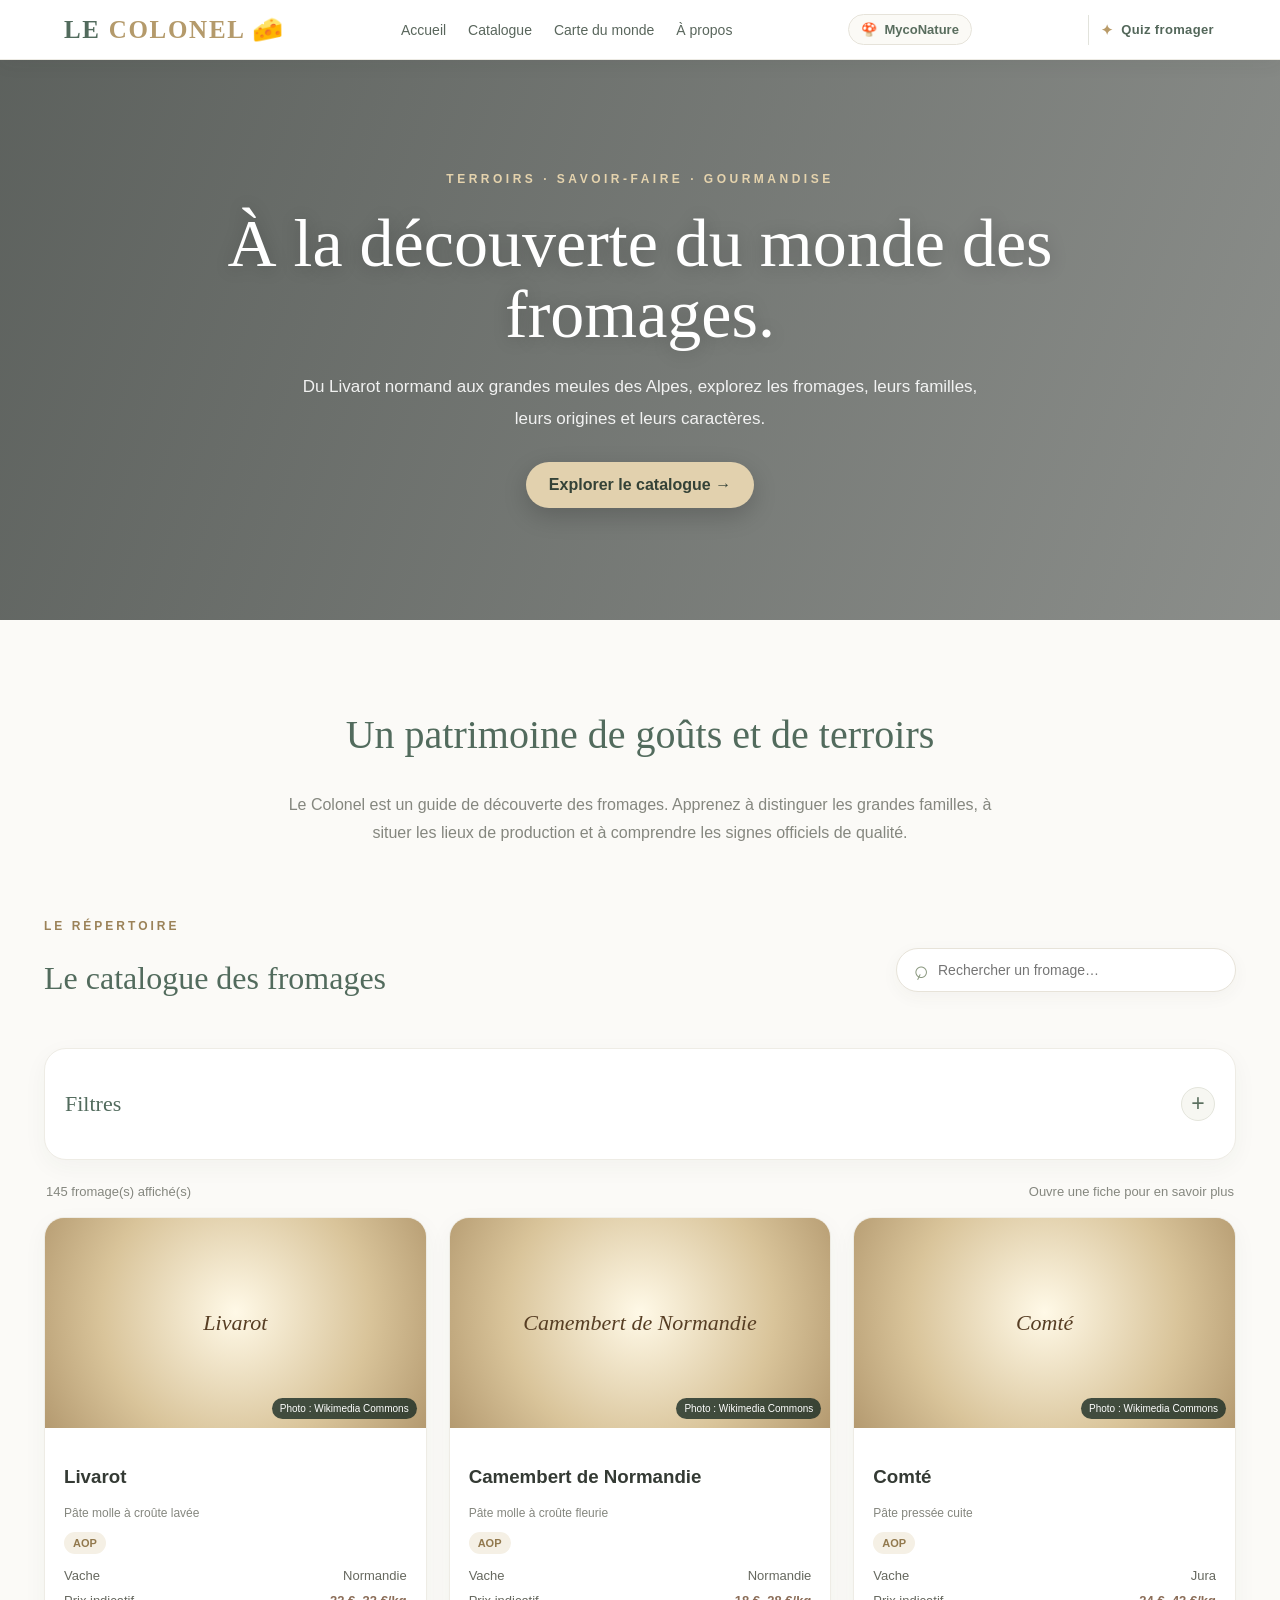
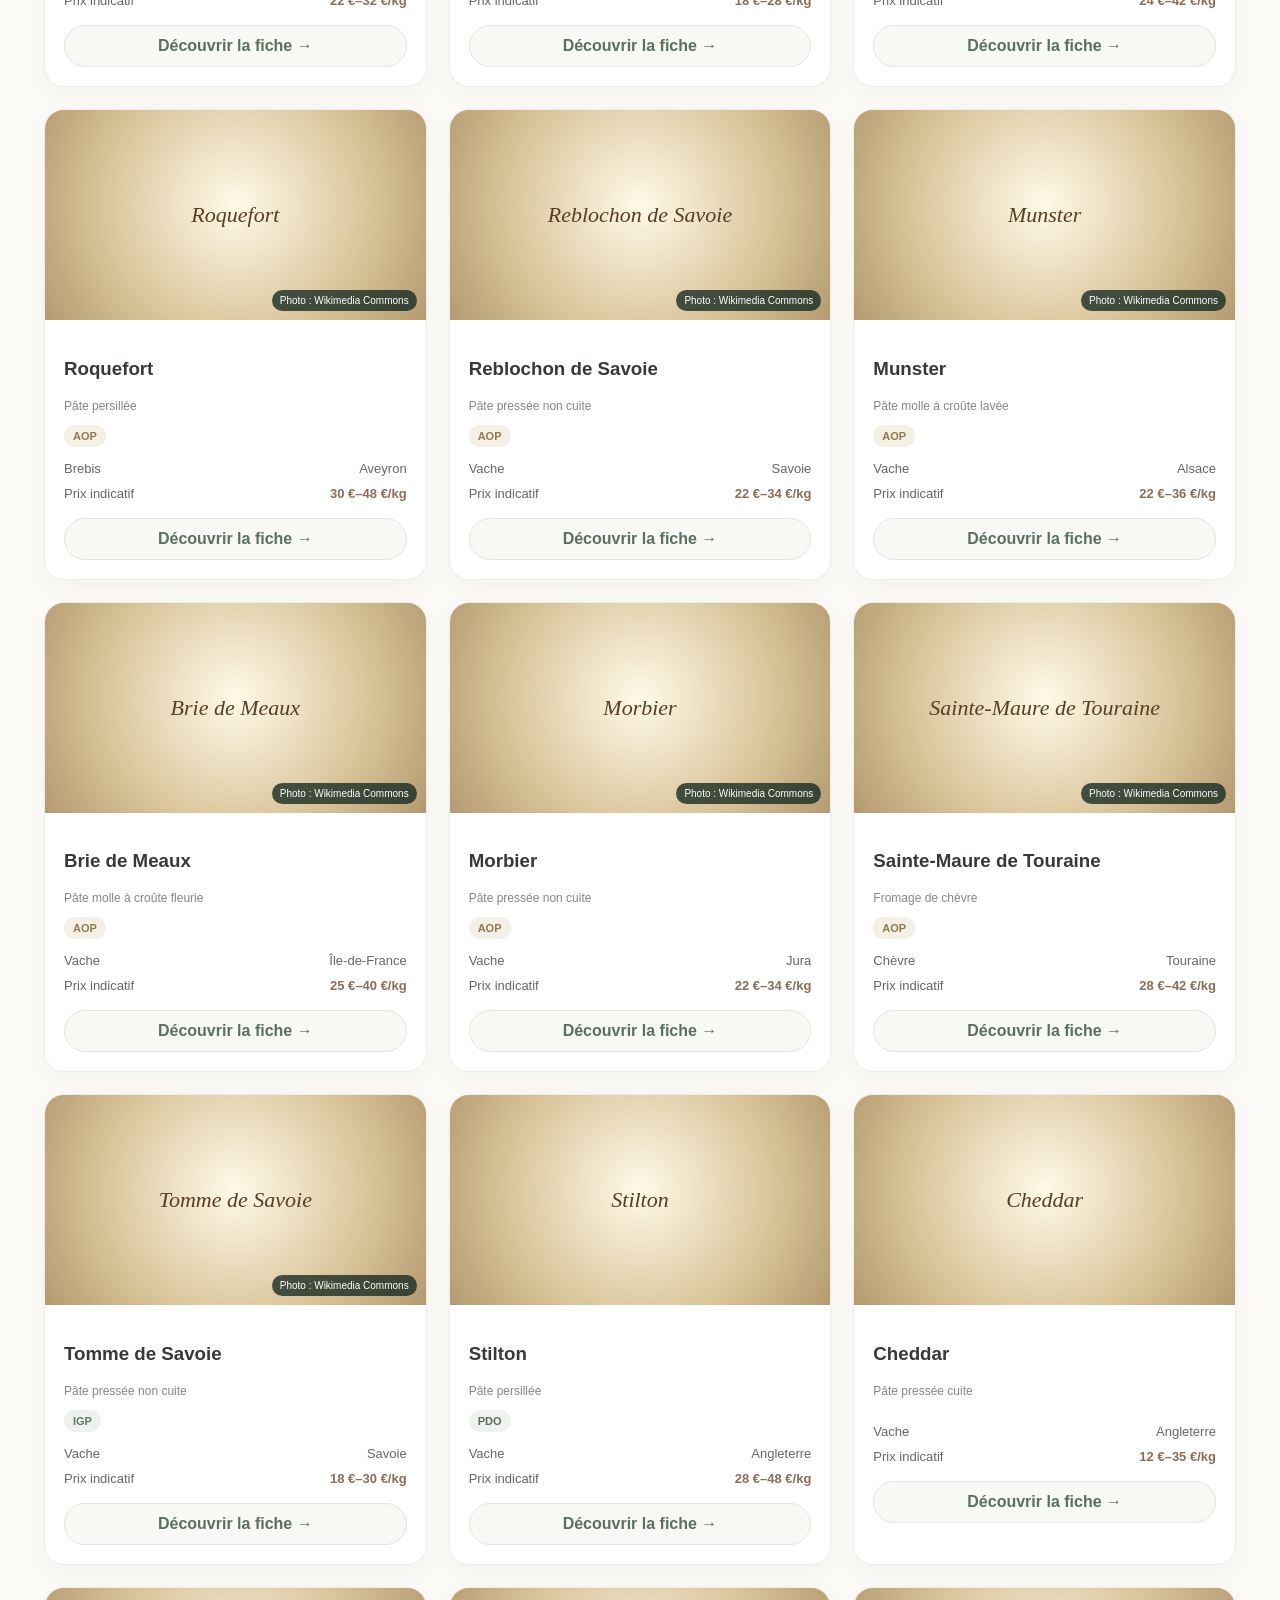
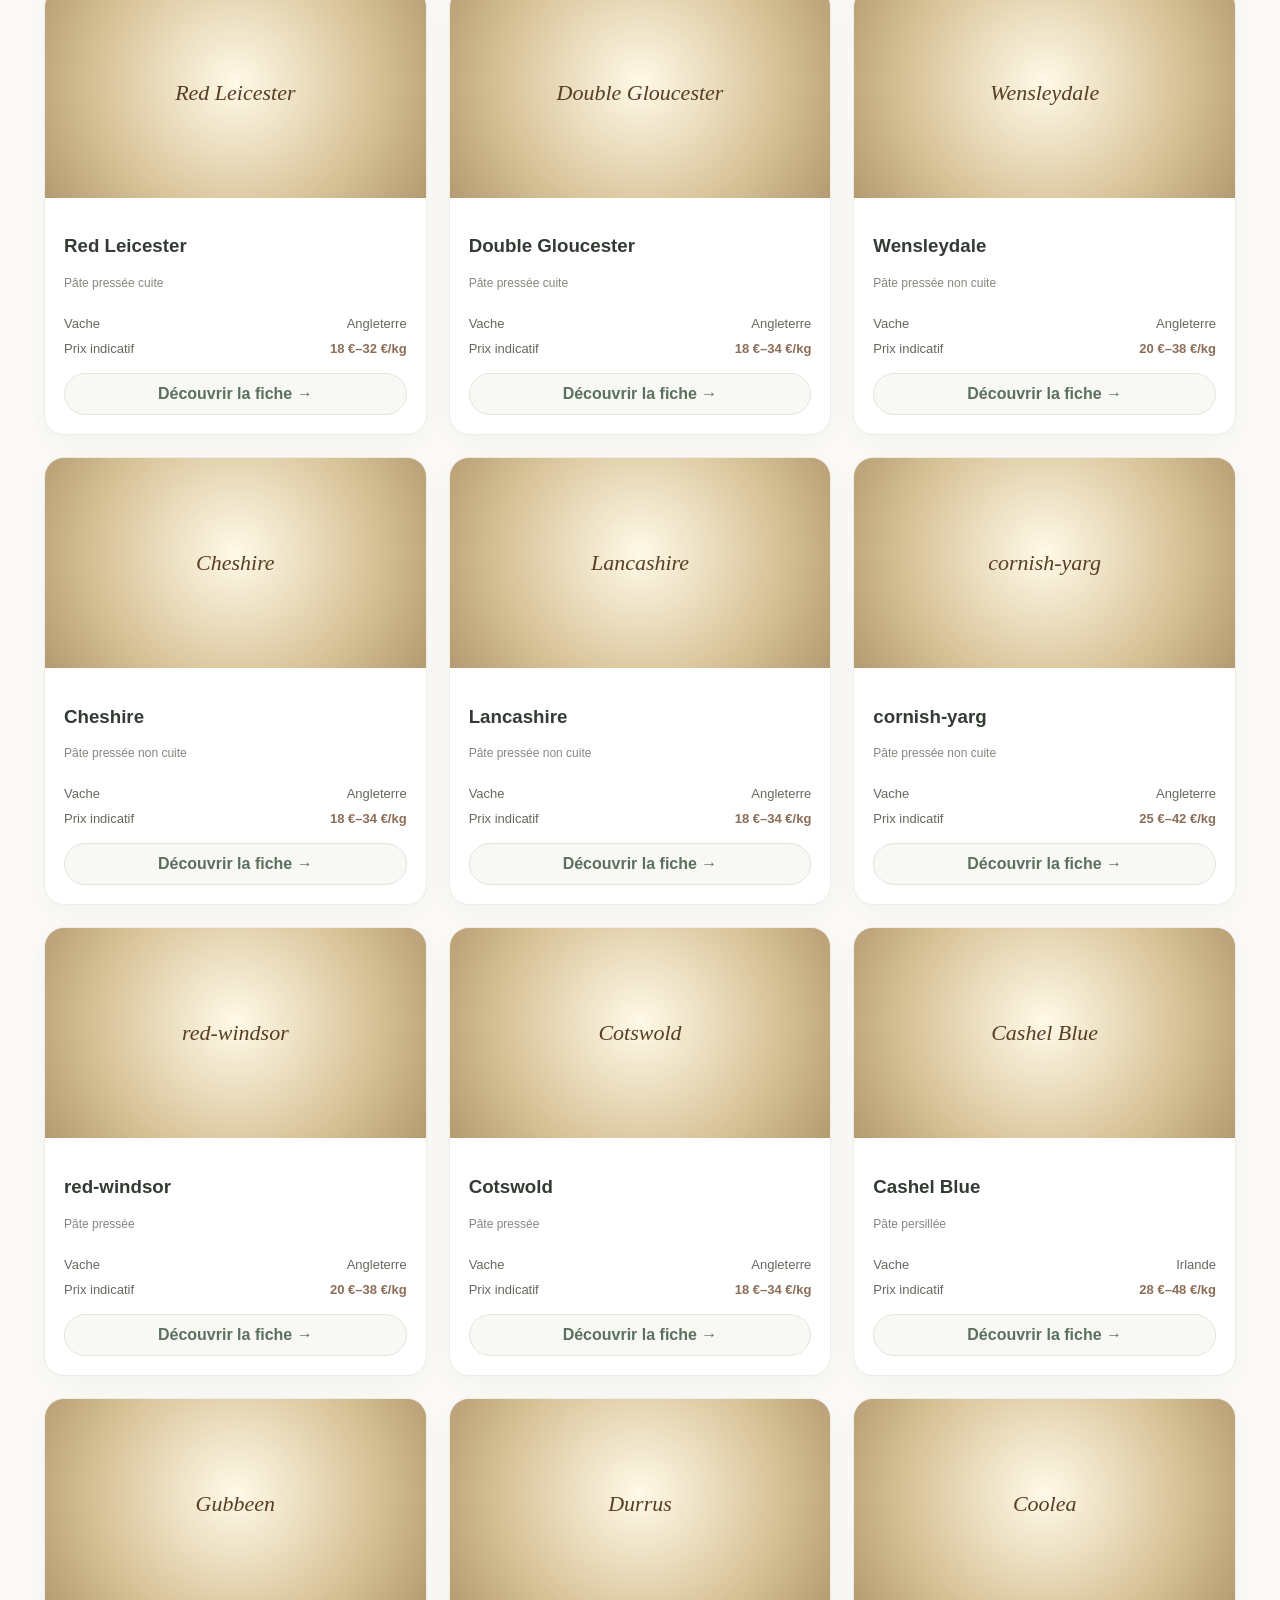
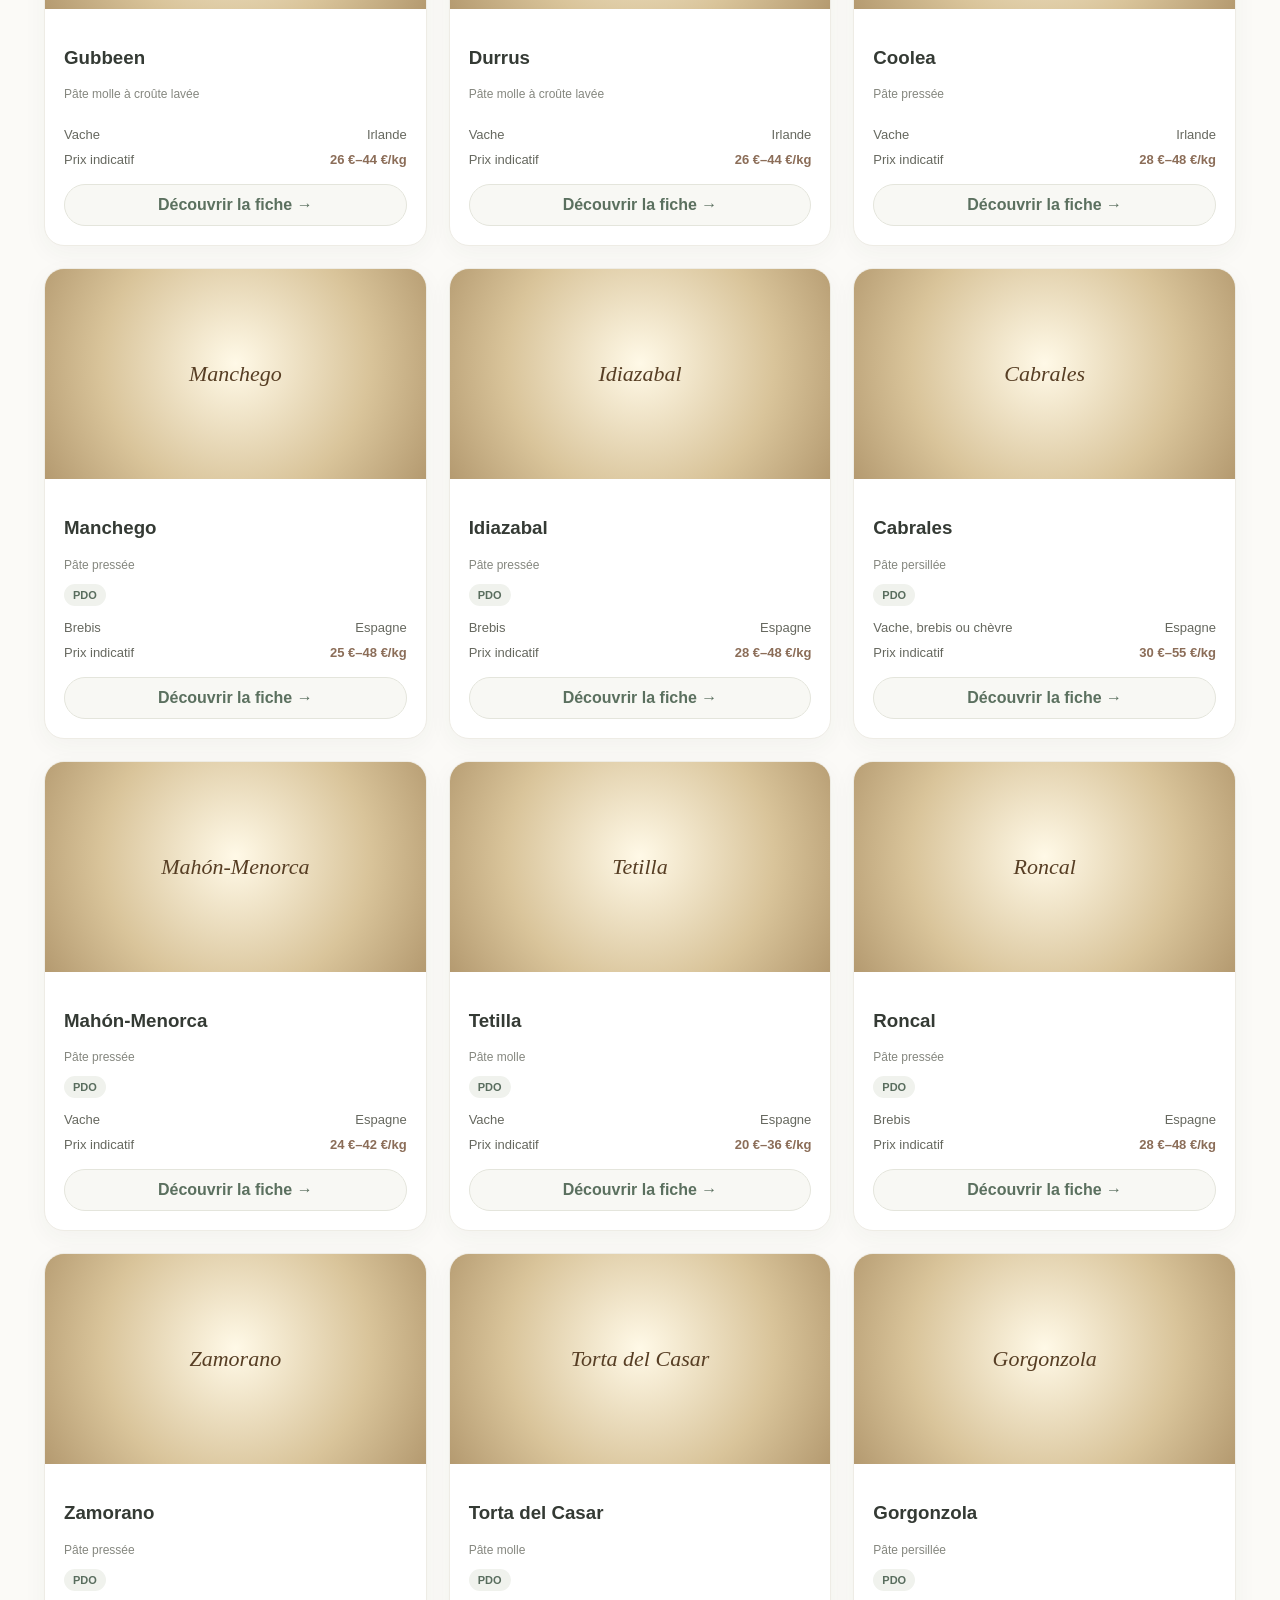
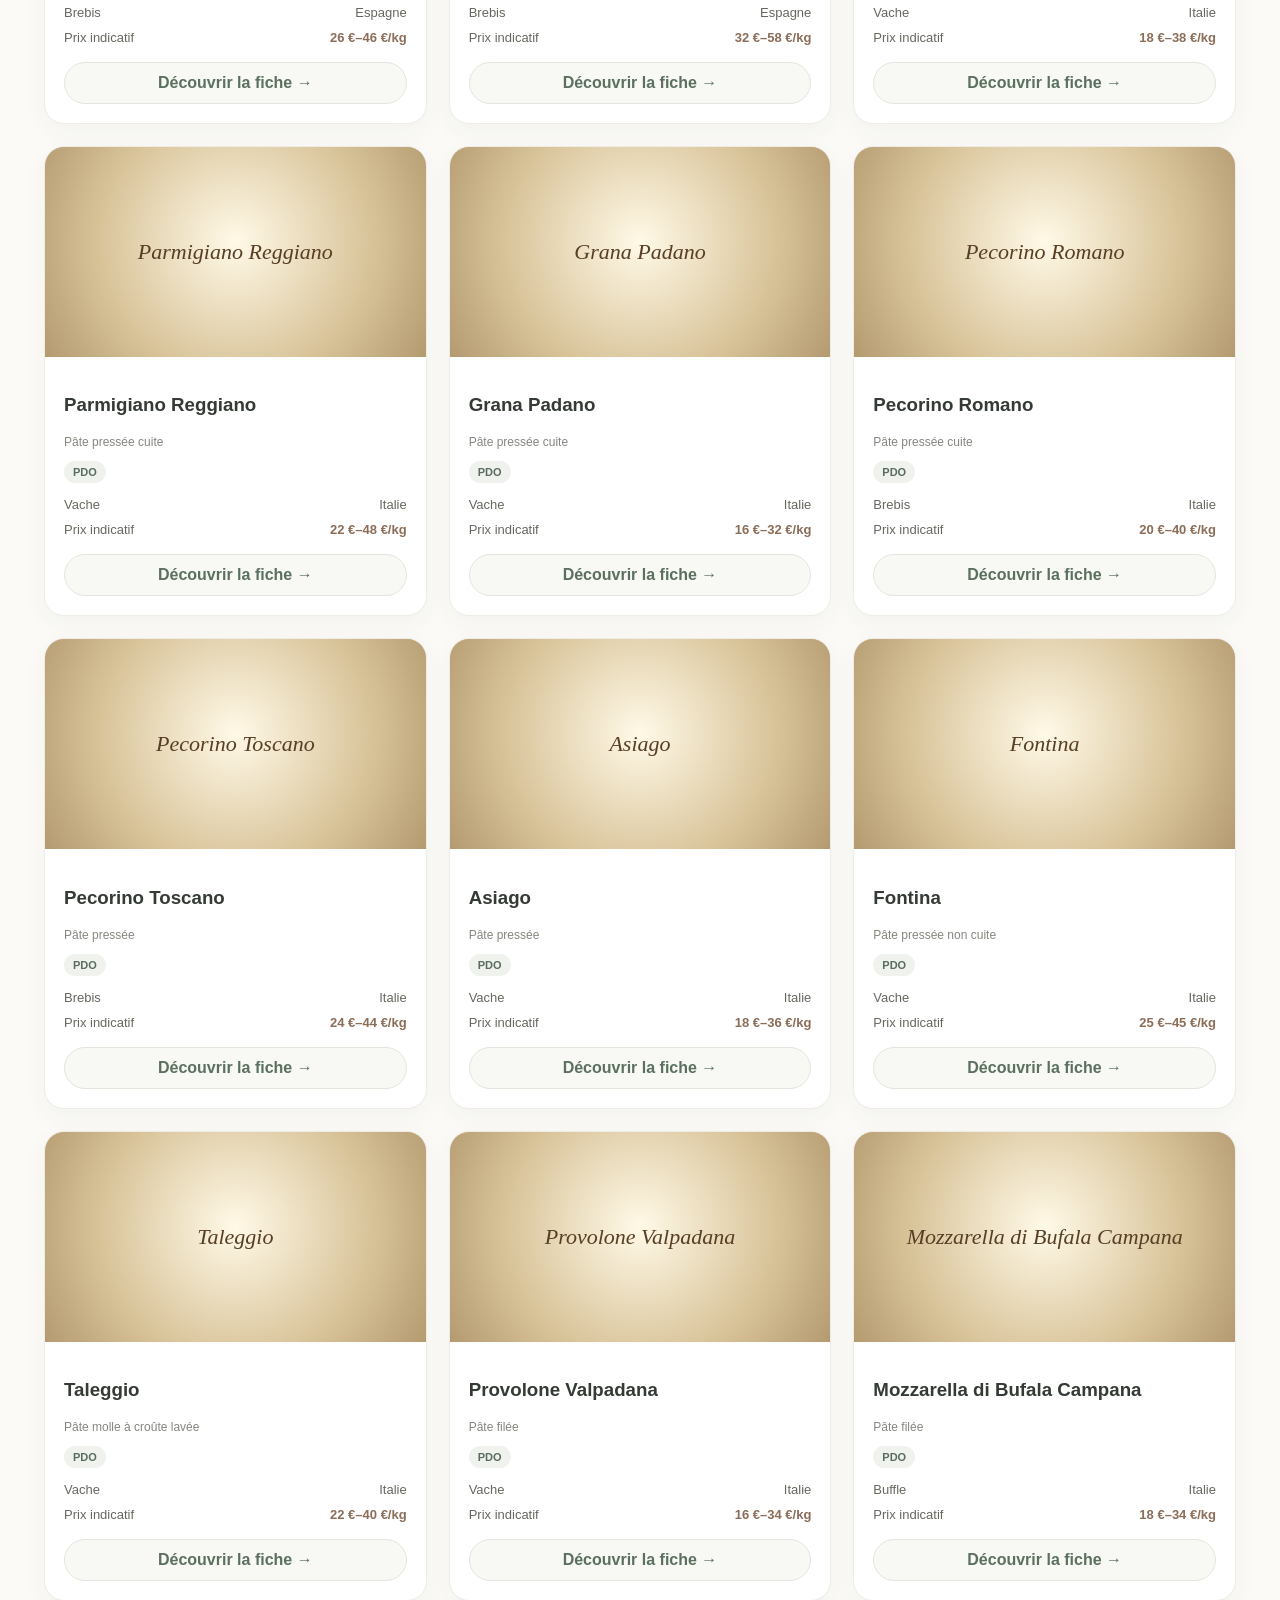
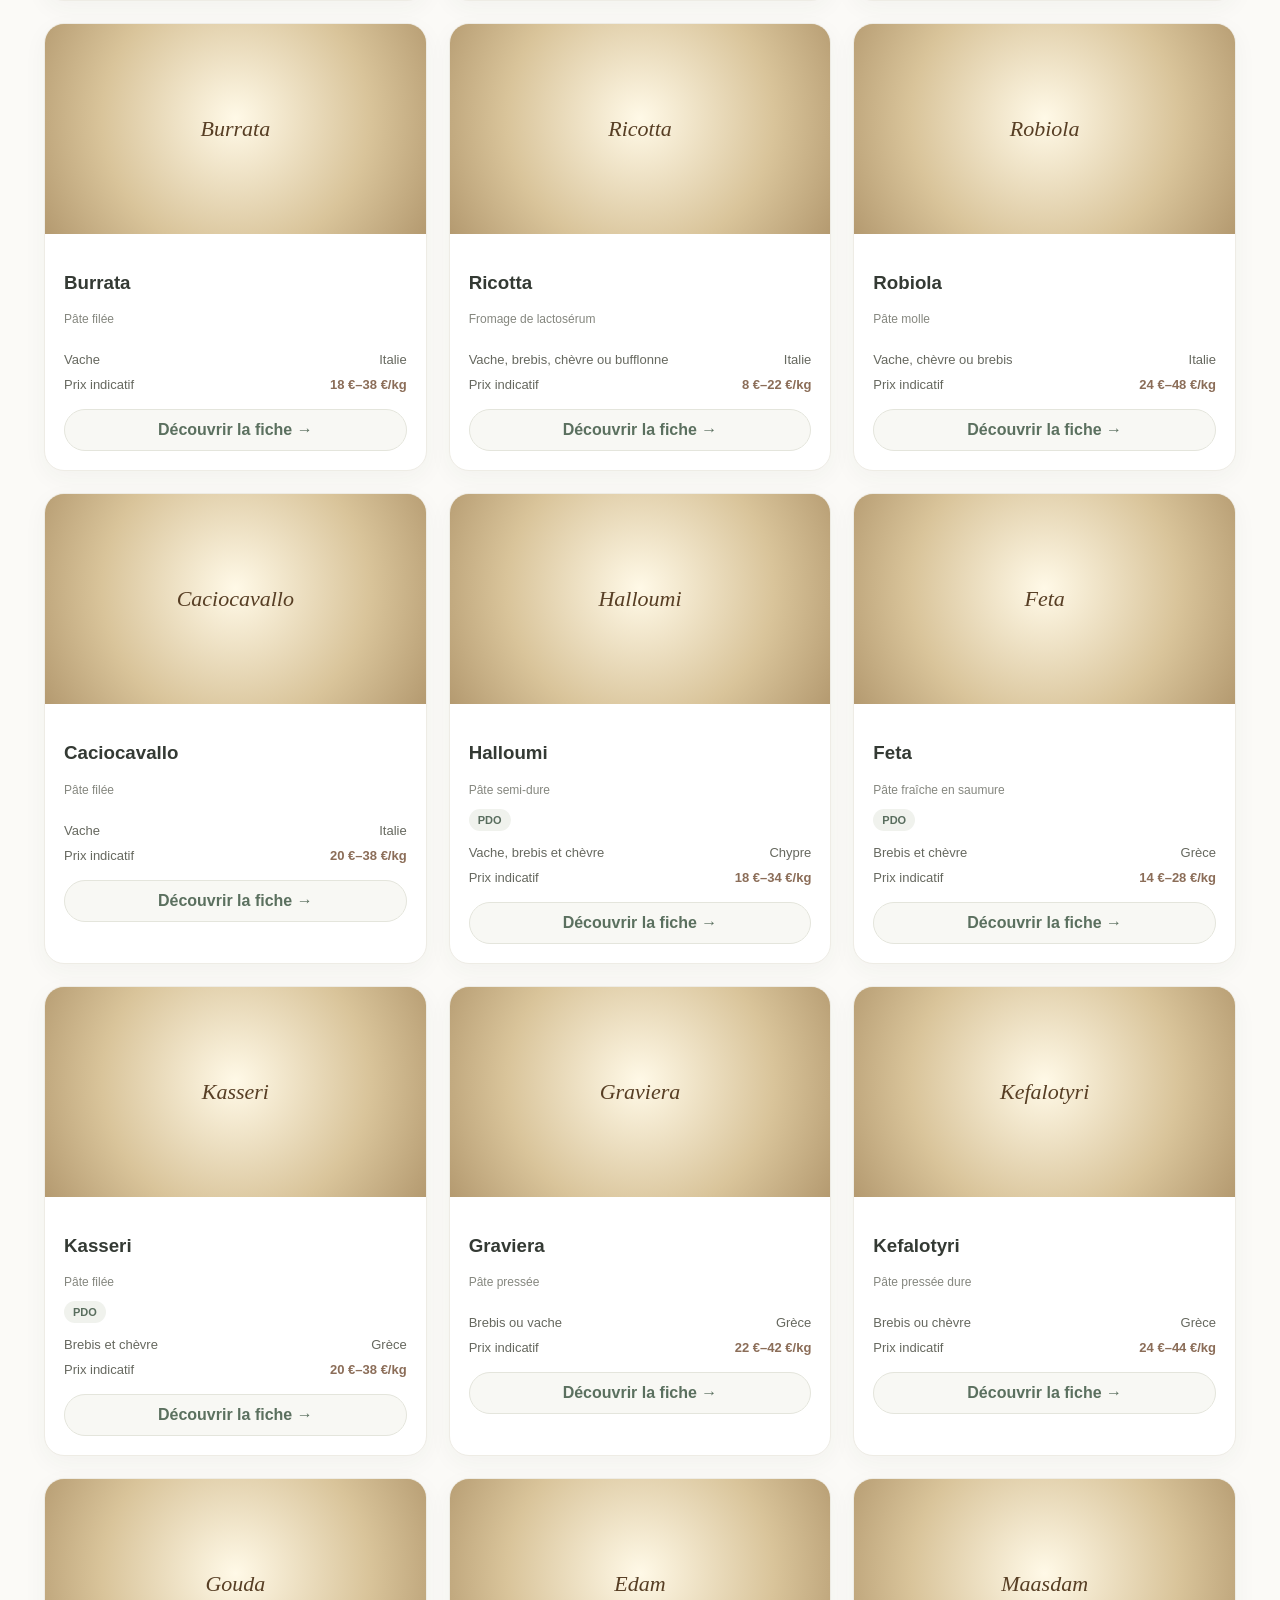
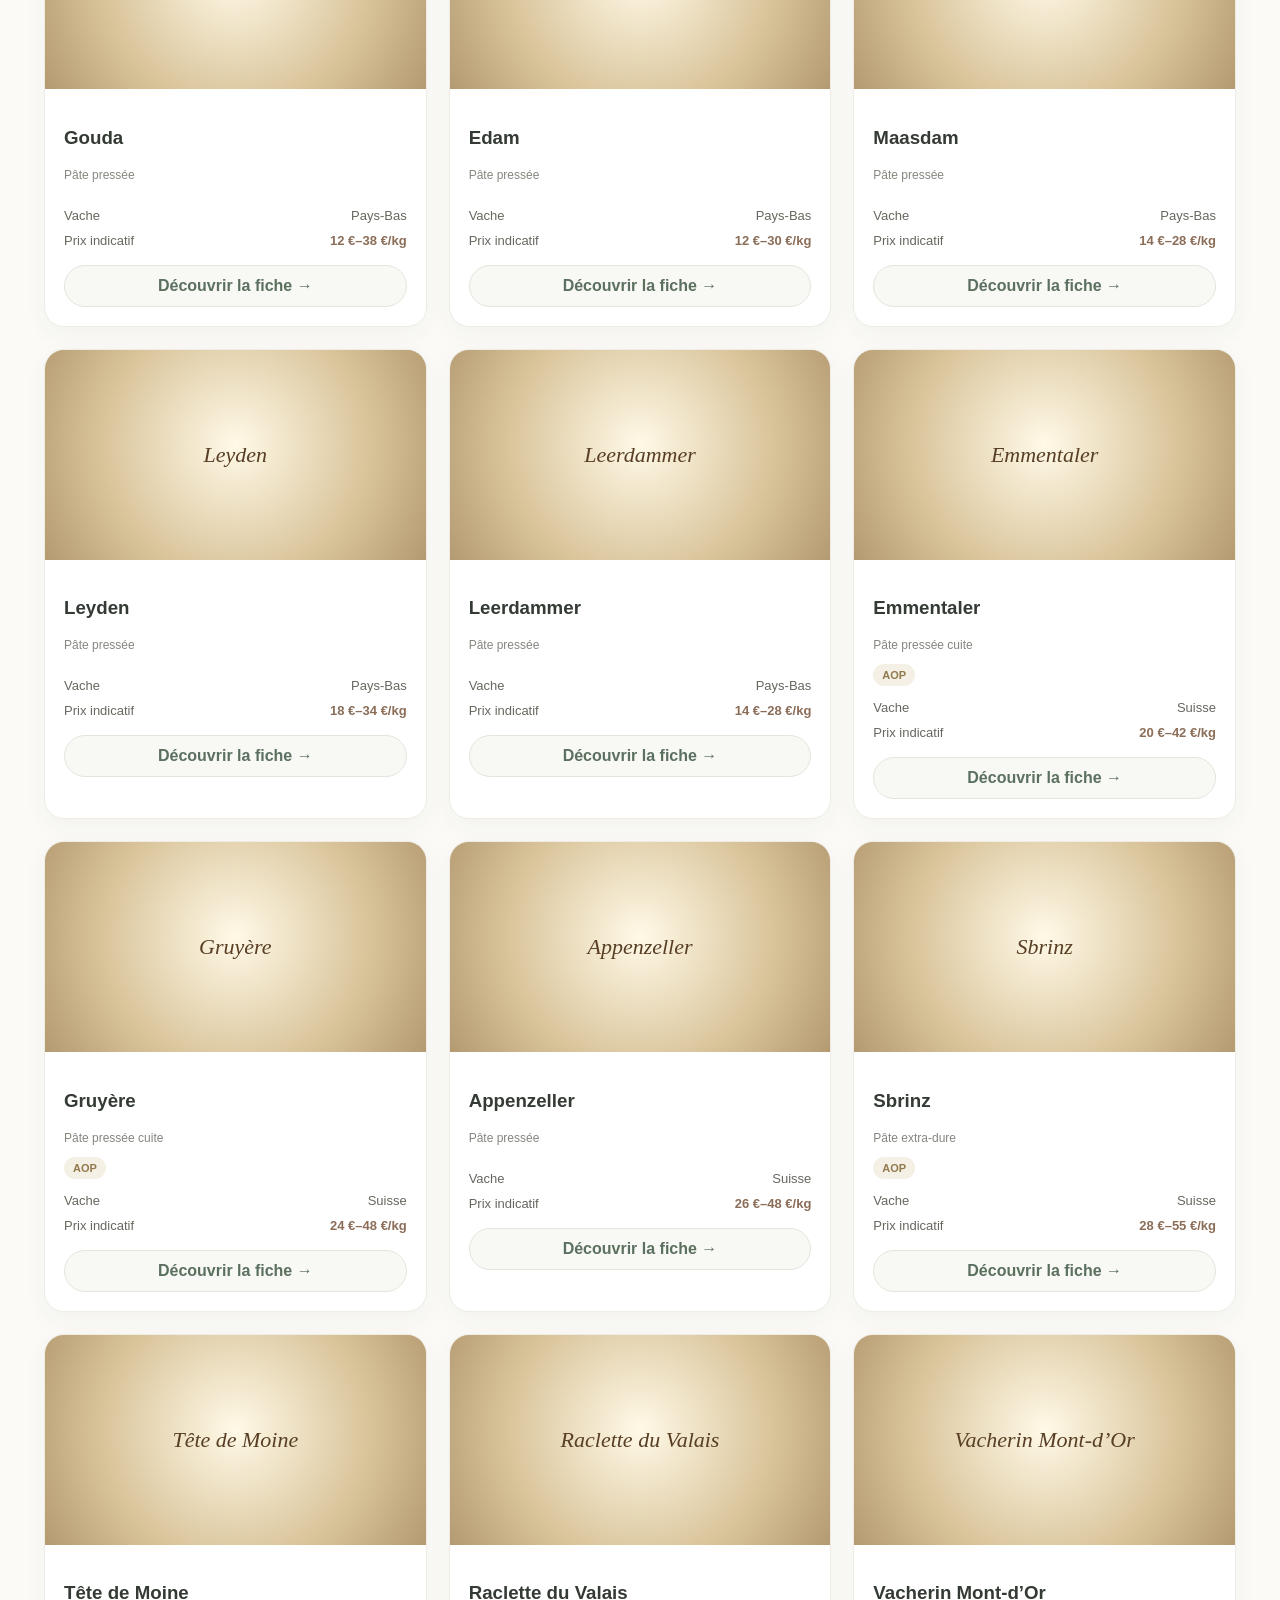
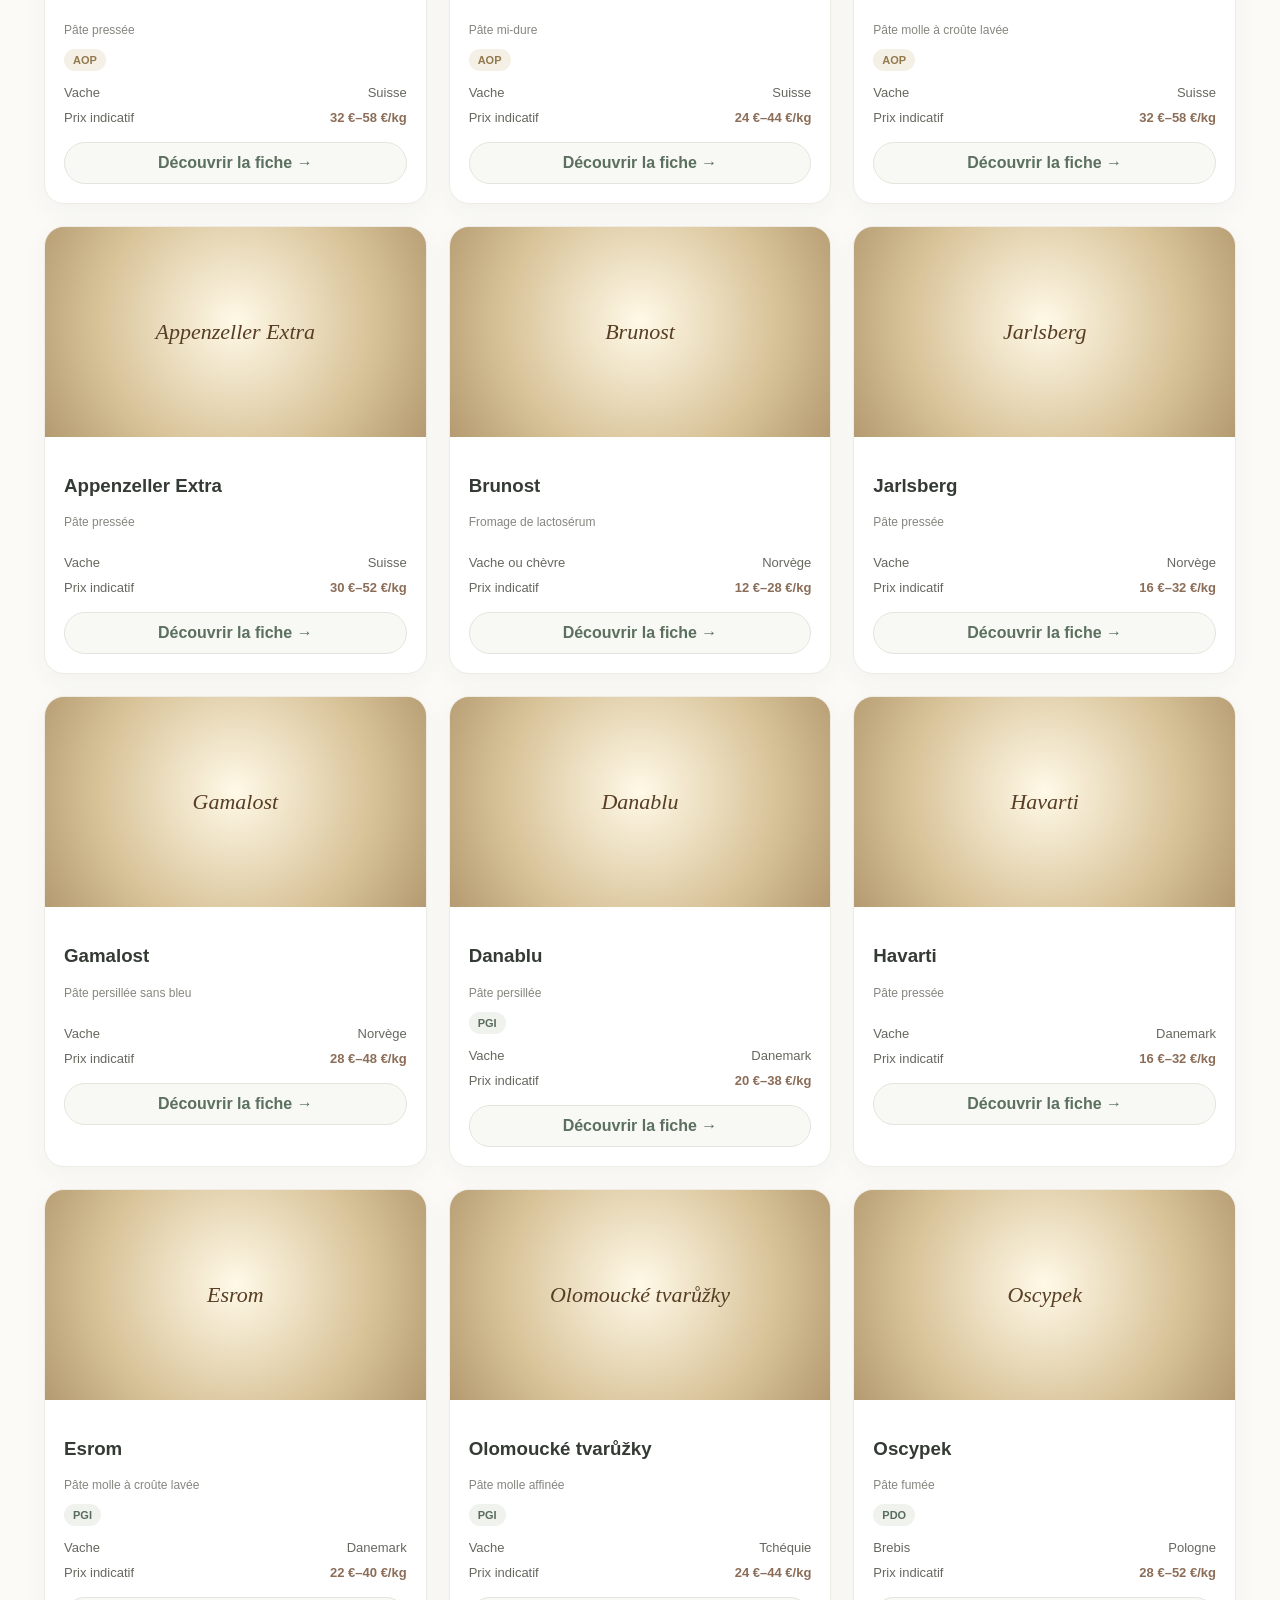
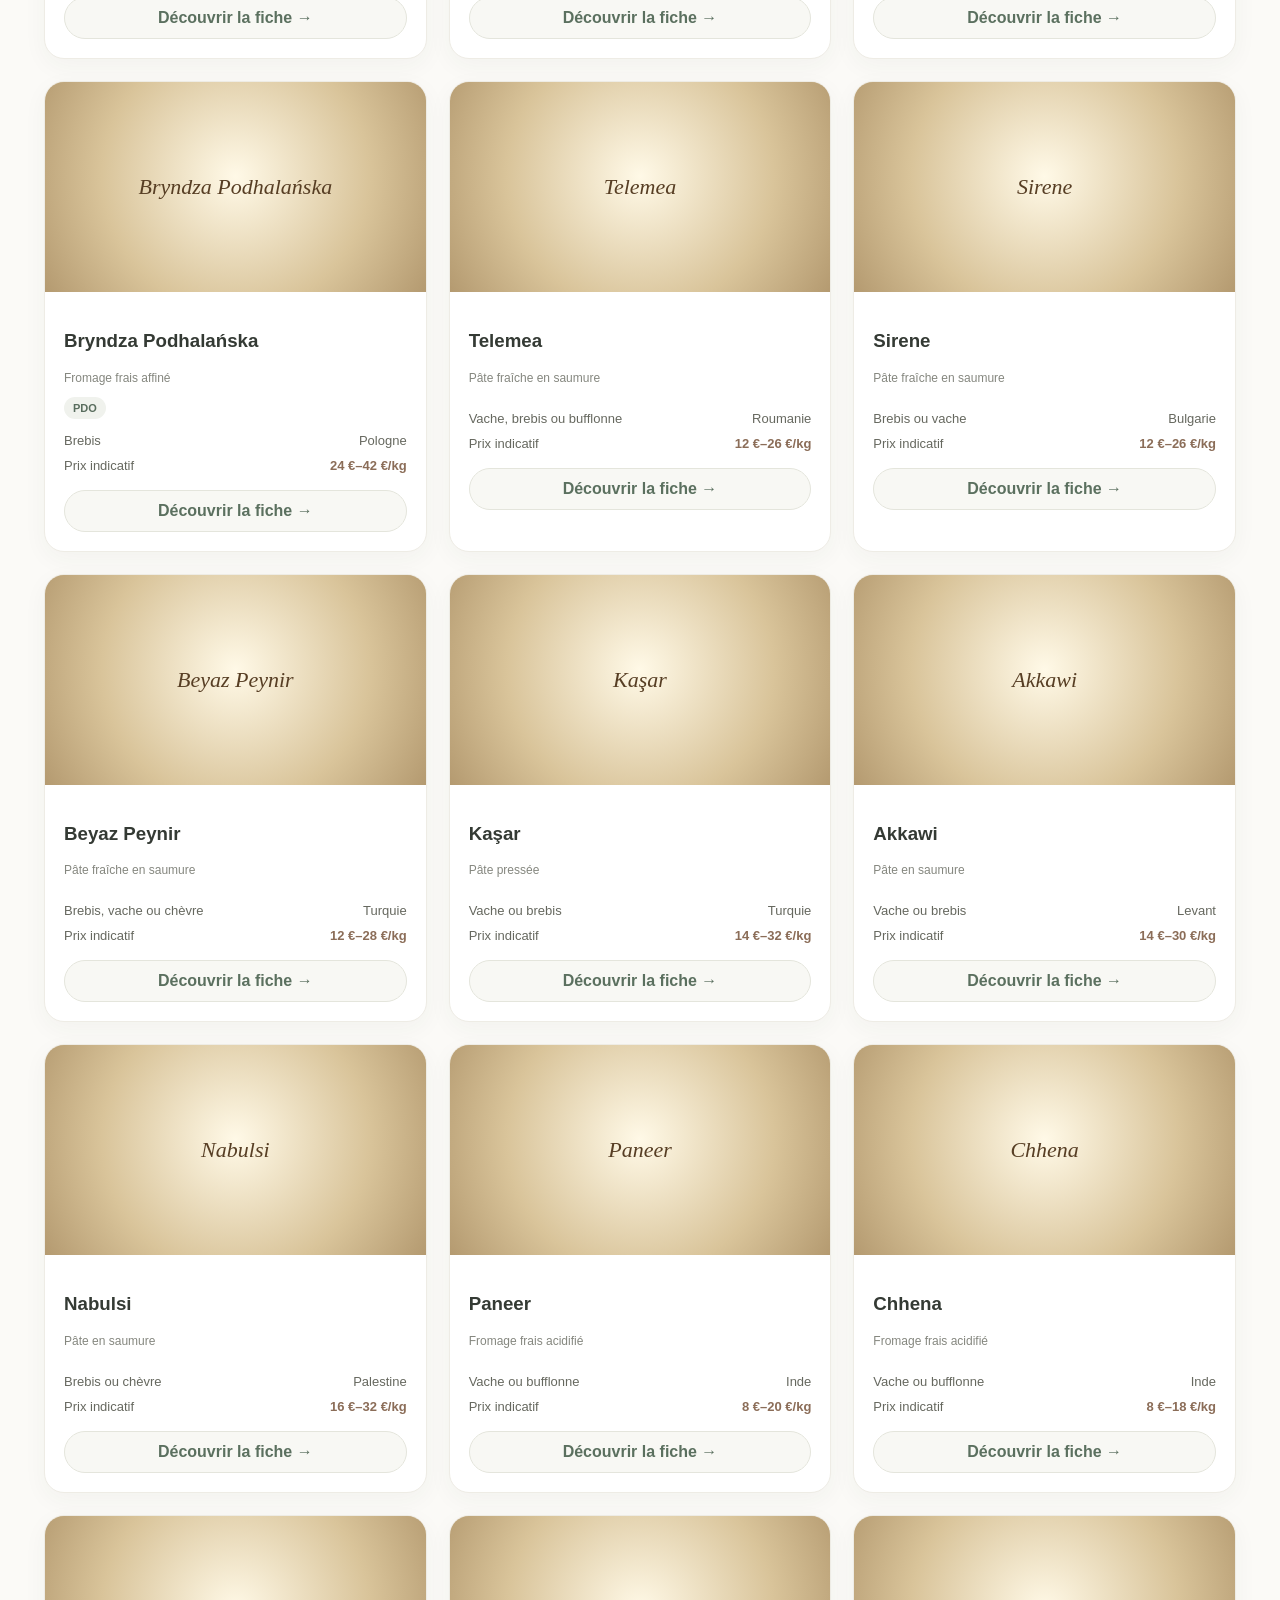
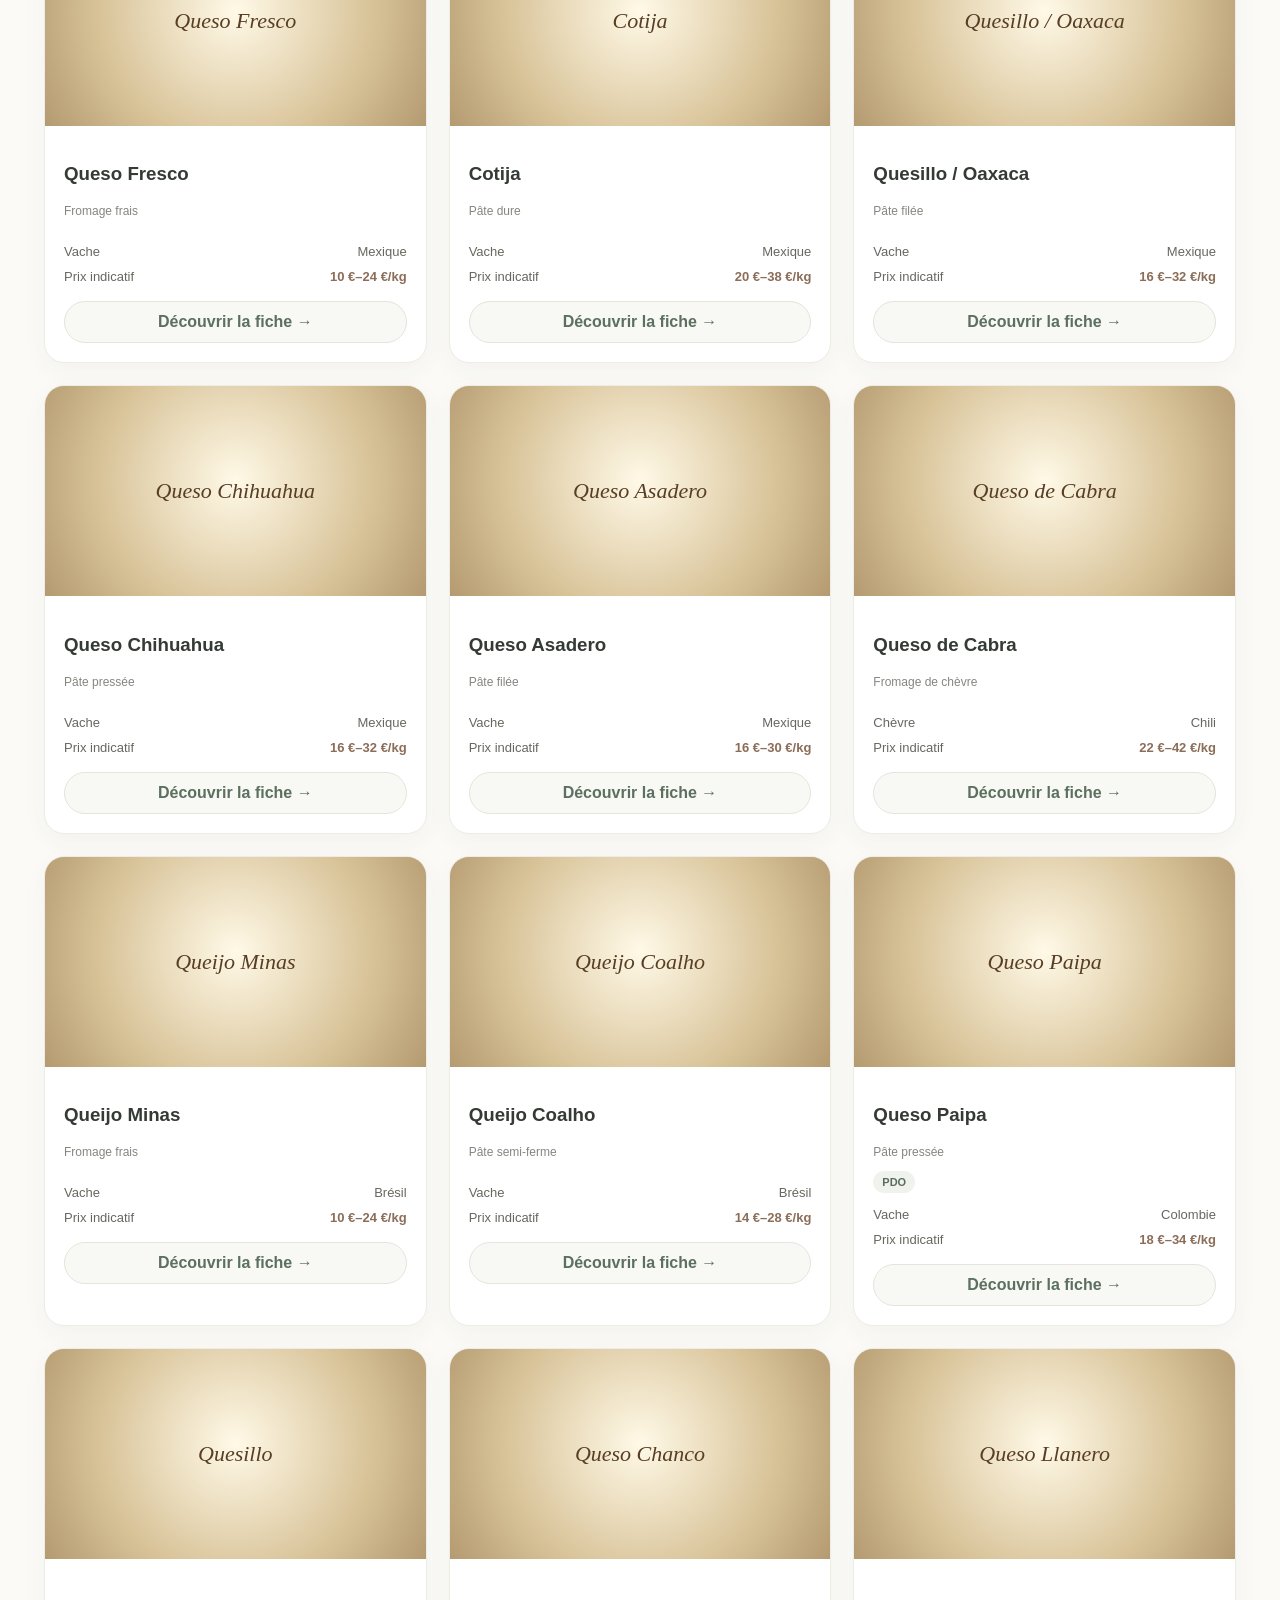
<file: index.html>
<!DOCTYPE html>
<html lang="fr">
<head>
<meta charset="UTF-8">
<meta name="viewport" content="width=device-width, initial-scale=1.0">
<meta name="theme-color" content="#172a23">
<title>Le Colonel — L'univers des fromages</title>
<meta name="description" content="Découvrez les fromages, leurs familles, leurs terroirs et leurs appellations.">
<link rel="stylesheet" href="styles.css?v=homepage-photo-centered-20261122-1">
</head>
<body>

<header>
<a class="logo" href="index.html">LE <span>COLONEL</span> 🧀</a>
<nav id="nav">
<a href="#accueil">Accueil</a>
<a href="#catalogue">Catalogue</a>
<a href="carte-du-monde.html">Carte du monde</a>
<a href="#apropos">À propos</a>

</nav>
<a class="universe-link" href="https://myonlinestudio.github.io/myconature/" aria-label="Découvrir MycoNature">🍄 <span>MycoNature</span></a>
<a class="quiz-launch" href="quiz.html" aria-label="Accéder au quiz fromager"><span class="quiz-icon" aria-hidden="true">✦</span><span class="quiz-label">Quiz fromager</span></a>
<button class="menu-btn" id="menuBtn">☰</button>
</header>

<section class="hero" id="accueil">
<span class="kicker">Terroirs · Savoir-faire · Gourmandise</span>
<h1>À la découverte du monde des fromages.</h1>
<p>Du Livarot normand aux grandes meules des Alpes, explorez les fromages, leurs familles, leurs origines et leurs caractères.</p>
<a class="btn" href="#catalogue">Explorer le catalogue →</a>
</section>

<section class="intro" id="apropos">
<h2>Un patrimoine de goûts et de terroirs</h2>
<p>Le Colonel est un guide de découverte des fromages. Apprenez à distinguer les grandes familles, à situer les lieux de production et à comprendre les signes officiels de qualité.</p>
</section>

<main id="catalogue">

<div class="catalogue-heading">
<div>
<span class="kicker">Le répertoire</span>
<h2>Le catalogue des fromages</h2>

</div>
<div class="quick-search"><span class="search-icon" aria-hidden="true">⌕</span><input id="search" type="search" aria-label="Rechercher un fromage" placeholder="Rechercher un fromage…"></div>

</div>

<section class="filter-box">
<div class="filter-title">
<h3>Filtres</h3>
<div class="filter-actions"><button class="filter-toggle" id="filterToggle" type="button" aria-label="Ouvrir les filtres" aria-expanded="false">+</button><button class="details-btn reset-filter" onclick="resetFilters()">Réinitialiser</button></div>
</div>

<div class="controls">
<select id="country"><option value="all">Tous les pays</option></select>


<select id="family">
<option value="all">Toutes les familles</option>
</select>

<select id="milk">
<option value="all">Tous les laits</option>
</select>

<select id="region">
<option value="all">Toutes les régions</option>
</select>

<select id="label">
<option value="all">Tous les labels</option>
<option value="AOP">AOP</option>
<option value="IGP">IGP</option>
<option value="PDO">PDO</option>
<option value="PGI">PGI</option>
</select>

<select id="sort">
<option value="default">Ordre du catalogue</option>
<option value="name">Nom A → Z</option>
<option value="family">Famille A → Z</option>
<option value="priceAsc">Prix croissant</option>
<option value="priceDesc">Prix décroissant</option>
</select>
</div>
</section>

<div class="meta-row">
<span id="resultCount">Chargement…</span>
<span>Ouvre une fiche pour en savoir plus</span>
</div>

<section class="cheese-grid" id="cheeseGrid"></section>

<div class="note">
<strong>À propos des prix :</strong>
les fourchettes sont indicatives au kilogramme et ne sont pas des tarifs en temps réel.
Les prix varient selon le point de vente, la région et l'affinage.
Les labels sont présentés à titre pédagogique.
</div>

</main>

<footer>
<strong>LE COLONEL</strong>
<p>Un hommage au Livarot et à la richesse des terroirs fromagers.</p>
<p>Catalogue pédagogique · Prix indicatifs · Informations à vérifier auprès des organismes officiels.</p>
<p>© 2026 Le Colonel</p>
</footer>

<div class="modal" id="modal">
<div class="modal-card" id="modalBody"></div>
</div>

<script src="data.js"></script>
<script src="app.js?v=cheese-only-20261122-1"></script>

</body>
</html>
</file>
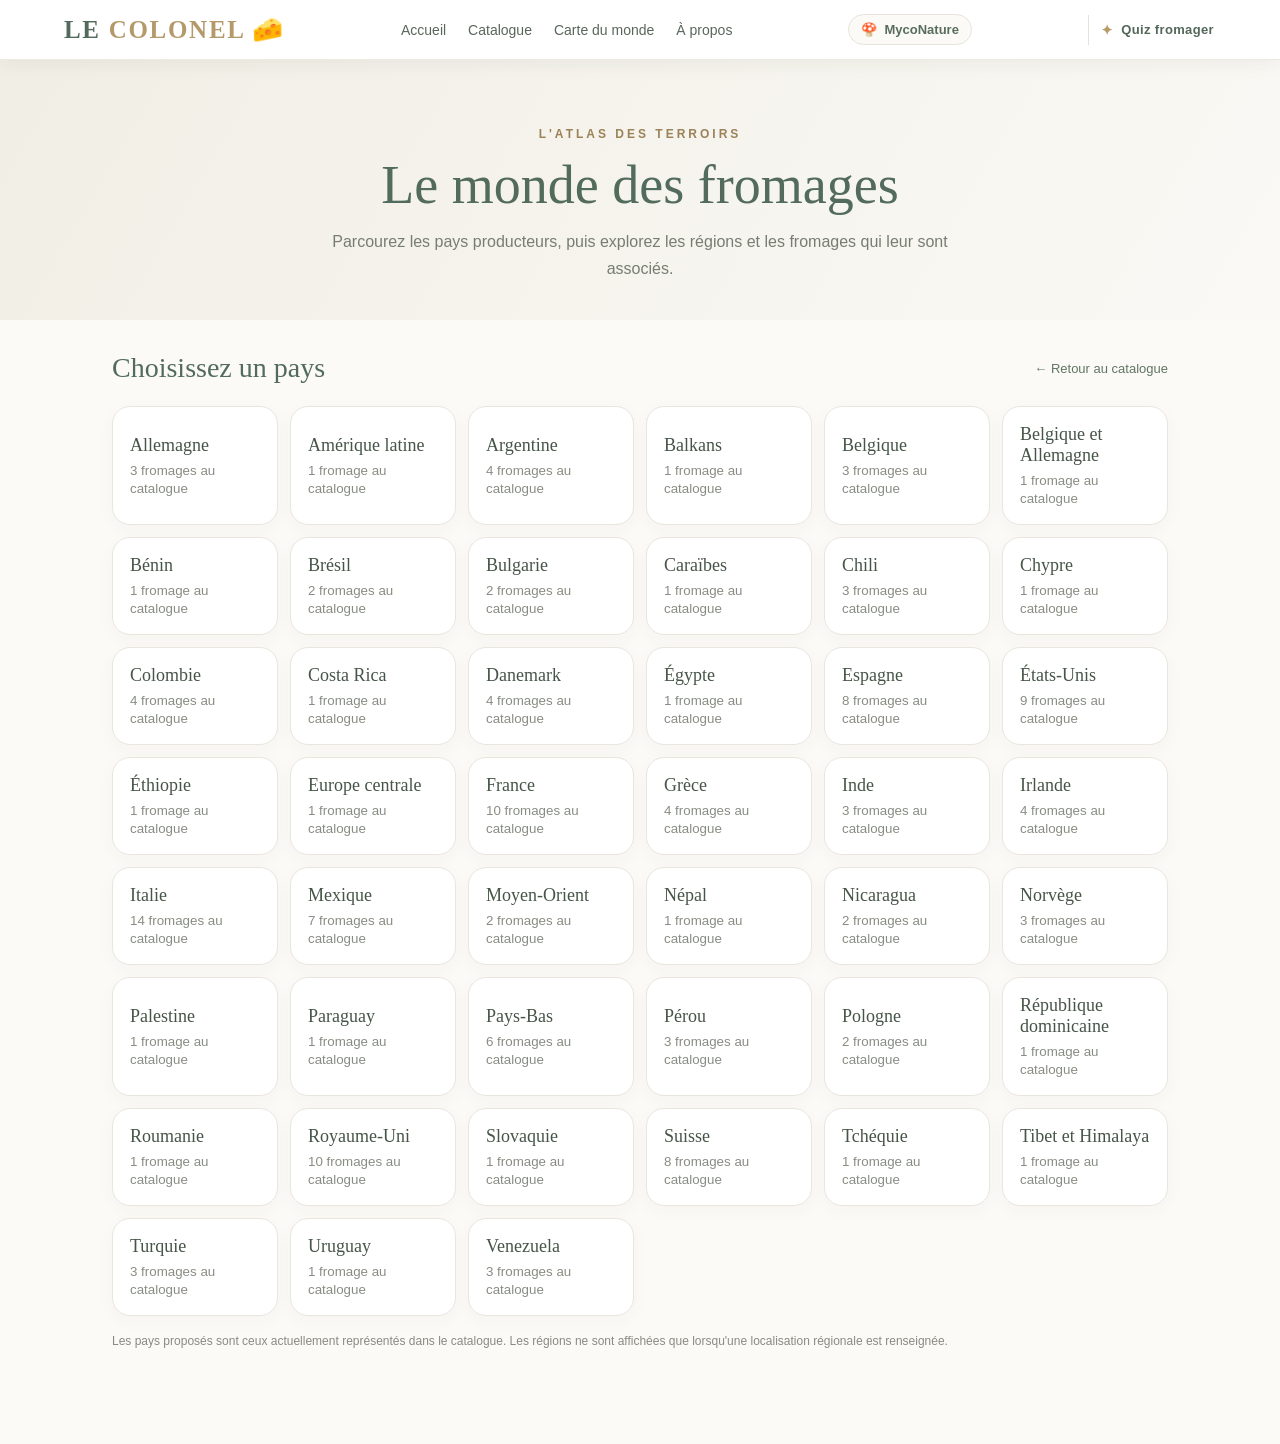
<file: carte-du-monde.html>
<!DOCTYPE html>
<html lang="fr">
<head>
<meta charset="UTF-8">
<meta name="viewport" content="width=device-width, initial-scale=1">
<meta name="theme-color" content="#fbfaf6">
<title>Atlas des fromages — Le Colonel</title>
<link rel="stylesheet" href="styles.css?v=atlas-20261124">
<style>
.atlas-hero{padding:64px 7% 38px;text-align:center;background:linear-gradient(120deg,#f1eee5,#faf9f5)}
.atlas-hero h1{font:normal clamp(36px,5vw,54px) Georgia,serif;color:#526b5d;margin:12px 0}
.atlas-hero p{color:#777d73;line-height:1.7;max-width:650px;margin:auto}
.atlas-wrap{max-width:1100px;margin:auto;padding:32px 22px 80px}
.atlas-top{display:flex;align-items:center;justify-content:space-between;gap:16px;flex-wrap:wrap;margin-bottom:22px}
.atlas-top h2{font:normal 28px Georgia,serif;color:#526b5d;margin:0}
.back-link{color:#617563;text-decoration:none;font-size:13px}
.country-grid{display:grid;grid-template-columns:repeat(auto-fit,minmax(145px,1fr));gap:12px}
.country-card{border:1px solid #e9e6dd;border-radius:18px;background:#fff;padding:17px;text-align:left;cursor:pointer;box-shadow:0 5px 18px #303a3008;transition:.2s;color:#465548}
.country-card:hover,.country-card.active{border-color:#aab8a8;background:#f5f7f1;transform:translateY(-2px)}
.country-card strong{display:block;font:normal 18px Georgia,serif;margin-bottom:5px}
.country-card small{color:#888d83}
.world-note{margin-top:16px;color:#898b82;font-size:12px;line-height:1.6}
.country-panel{display:none;margin-top:30px}
.country-panel.active{display:block}
.france-map{position:relative;max-width:760px;margin:22px auto 26px;aspect-ratio:2000/1898;border-radius:24px;background:#f8f7f2;overflow:hidden;border:1px solid #e9e6dd;padding:12px}
.france-map-image{display:block;width:100%;height:100%;object-fit:contain;filter:grayscale(1) sepia(.13) hue-rotate(65deg) saturate(.55);opacity:.88}
.france-map::after{content:"";position:absolute;inset:0;pointer-events:none;background:linear-gradient(135deg,#f6f3e9aa,#e8eee4aa);mix-blend-mode:screen}
.france-map .region-dot{z-index:3}
.region-dot{position:absolute;z-index:2;transform:translate(-50%,-50%);border:1px solid #fff;background:#607b66;color:white;border-radius:999px;padding:8px 12px;font-size:12px;box-shadow:0 3px 12px #25352525;cursor:pointer;white-space:nowrap}
.region-dot:hover,.region-dot.active{background:#b49a6b;box-shadow:0 0 0 4px #b49a6b30}
.map-caption{position:absolute;bottom:14px;left:0;right:0;text-align:center;color:#85887e;font-size:11px}
.region-results{margin-top:26px}
.region-results h3{font:normal 25px Georgia,serif;color:#526b5d}
.cheese-results{display:grid;grid-template-columns:repeat(auto-fit,minmax(210px,1fr));gap:13px}
.cheese-mini{background:#fff;border:1px solid #ece9e1;border-radius:16px;padding:15px}
.cheese-mini strong{display:block;font:normal 18px Georgia,serif;color:#526b5d;margin-bottom:6px}
.cheese-mini span{font-size:12px;color:#85877f}
.empty-state{padding:20px;border-radius:14px;background:#f5f2e9;color:#777d73;line-height:1.6}
@media(max-width:620px){.atlas-wrap{padding:24px 15px 55px}.france-map{min-height:0;padding:8px}.region-dot{font-size:10px;padding:7px 9px}.atlas-hero{padding:48px 7% 30px}}
</style>
</head>
<body>
<header>
<a class="logo" href="index.html">LE <span>COLONEL</span> 🧀</a>
<nav id="nav">
<a href="index.html#accueil">Accueil</a>
<a href="index.html#catalogue">Catalogue</a>
<a href="carte-du-monde.html">Carte du monde</a>
<a href="index.html#apropos">À propos</a>
</nav>
<a class="universe-link" href="https://myonlinestudio.github.io/myconature/" aria-label="Découvrir MycoNature">🍄 <span>MycoNature</span></a>
<a class="quiz-launch" href="quiz.html"><span class="quiz-icon">✦</span><span class="quiz-label">Quiz fromager</span></a>
<button class="menu-btn" id="menuBtn" aria-label="Ouvrir le menu">☰</button>
</header>
<section class="atlas-hero">
<span class="kicker">L'atlas des terroirs</span>
<h1>Le monde des fromages</h1>
<p>Parcourez les pays producteurs, puis explorez les régions et les fromages qui leur sont associés.</p>
</section>
<main class="atlas-wrap">
<div class="atlas-top"><h2>Choisissez un pays</h2><a class="back-link" href="index.html">← Retour au catalogue</a></div>
<div class="country-grid" id="countryGrid"></div>
<p class="world-note">Les pays proposés sont ceux actuellement représentés dans le catalogue. Les régions ne sont affichées que lorsqu'une localisation régionale est renseignée.</p>
<section class="country-panel" id="francePanel">
<div class="atlas-top"><h2>🇫🇷 France · Explorer les régions</h2><a class="back-link" href="#" id="allCountries">← Tous les pays</a></div>
<div class="france-map" aria-label="Carte administrative de France métropolitaine et Corse, avec repères fromagers interactifs">
<img class="france-map-image" src="https://commons.wikimedia.org/wiki/Special:FilePath/France_map_Lambert-93_with_regions_and_departments_polygons-blank.svg" alt="Carte vierge de France avec les limites administratives des régions" loading="lazy">
<button class="region-dot" style="left:52%;top:19%" data-region="Normandie">Normandie</button>
<button class="region-dot" style="left:70%;top:43%" data-region="Alsace">Alsace</button>
<button class="region-dot" style="left:63%;top:76%" data-region="Savoie">Savoie</button>
<button class="region-dot" style="left:47%;top:59%" data-region="Jura">Jura</button>
<button class="region-dot" style="left:30%;top:70%" data-region="Aveyron">Aveyron</button>
<button class="region-dot" style="left:28%;top:43%" data-region="Touraine">Touraine</button>
<button class="region-dot" style="left:52%;top:37%" data-region="Île-de-France">Île-de-France</button>
<div class="map-caption">Carte administrative sans relief · Sélectionnez un repère pour découvrir les fromages</div>
</div>
<div class="region-results" id="regionResults"><div class="empty-state">Sélectionnez une région sur la carte pour afficher les fromages de son terroir.</div></div>
</section>
</main>
<script src="data.js"></script>
<script>
const grid=document.getElementById('countryGrid');
const panel=document.getElementById('francePanel');
const countries=[...new Set((window.CHEESES||[]).map(c=>c.country||c.region).filter(Boolean))].sort((a,b)=>a.localeCompare(b,'fr'));
countries.forEach(country=>{
 const count=CHEESES.filter(c=>(c.country||c.region)===country).length;
 const b=document.createElement('button');b.className='country-card';b.innerHTML='<strong>'+country.replace(/[&<>"]/g,'')+'</strong><small>'+count+' fromage'+(count>1?'s':'')+' au catalogue</small>';
 b.addEventListener('click',()=>{
 document.querySelectorAll('.country-card').forEach(x=>x.classList.remove('active'));b.classList.add('active');
 if(country==='France'){panel.classList.add('active');panel.scrollIntoView({behavior:'smooth',block:'start'});}
 else {panel.classList.remove('active');let old=document.getElementById('comingPanel');if(!old){old=document.createElement('div');old.id='comingPanel';old.className='empty-state';grid.after(old);}old.textContent='La carte régionale de '+country+' sera ajoutée dans une prochaine étape. Les fromages de ce pays sont déjà présents dans le catalogue.';old.scrollIntoView({behavior:'smooth',block:'center'});}
 });grid.appendChild(b);
});
function showRegion(region){
 document.querySelectorAll('.region-dot').forEach(x=>x.classList.toggle('active',x.dataset.region===region));
 const items=CHEESES.filter(c=>(c.country==='France')&&c.region===region);
 const target=document.getElementById('regionResults');
 target.innerHTML='<h3>'+region+' · '+items.length+' fromage'+(items.length>1?'s':'')+'</h3>';
 if(!items.length){target.innerHTML+='<div class="empty-state">Aucun fromage de cette région n’est encore renseigné dans le catalogue.</div>';return;}
 const list=document.createElement('div');list.className='cheese-results';
 items.forEach(c=>{const card=document.createElement('article');card.className='cheese-mini';const title=document.createElement('strong');title.textContent=c.name;const meta=document.createElement('span');meta.textContent=(c.family||'Famille non renseignée')+' · '+(c.milk||'Lait non renseigné')+(c.label&&c.label.length?' · '+c.label.join(', '):'');card.append(title,meta);list.appendChild(card);});
 target.appendChild(list);
}
document.querySelectorAll('.region-dot').forEach(b=>b.addEventListener('click',()=>showRegion(b.dataset.region)));
document.getElementById('allCountries').addEventListener('click',e=>{e.preventDefault();panel.classList.remove('active');document.querySelectorAll('.country-card').forEach(x=>x.classList.remove('active'));grid.scrollIntoView({behavior:'smooth'});});
document.getElementById('menuBtn').addEventListener('click',()=>document.getElementById('nav').classList.toggle('open'));
</script>
</body>
</html>
</file>
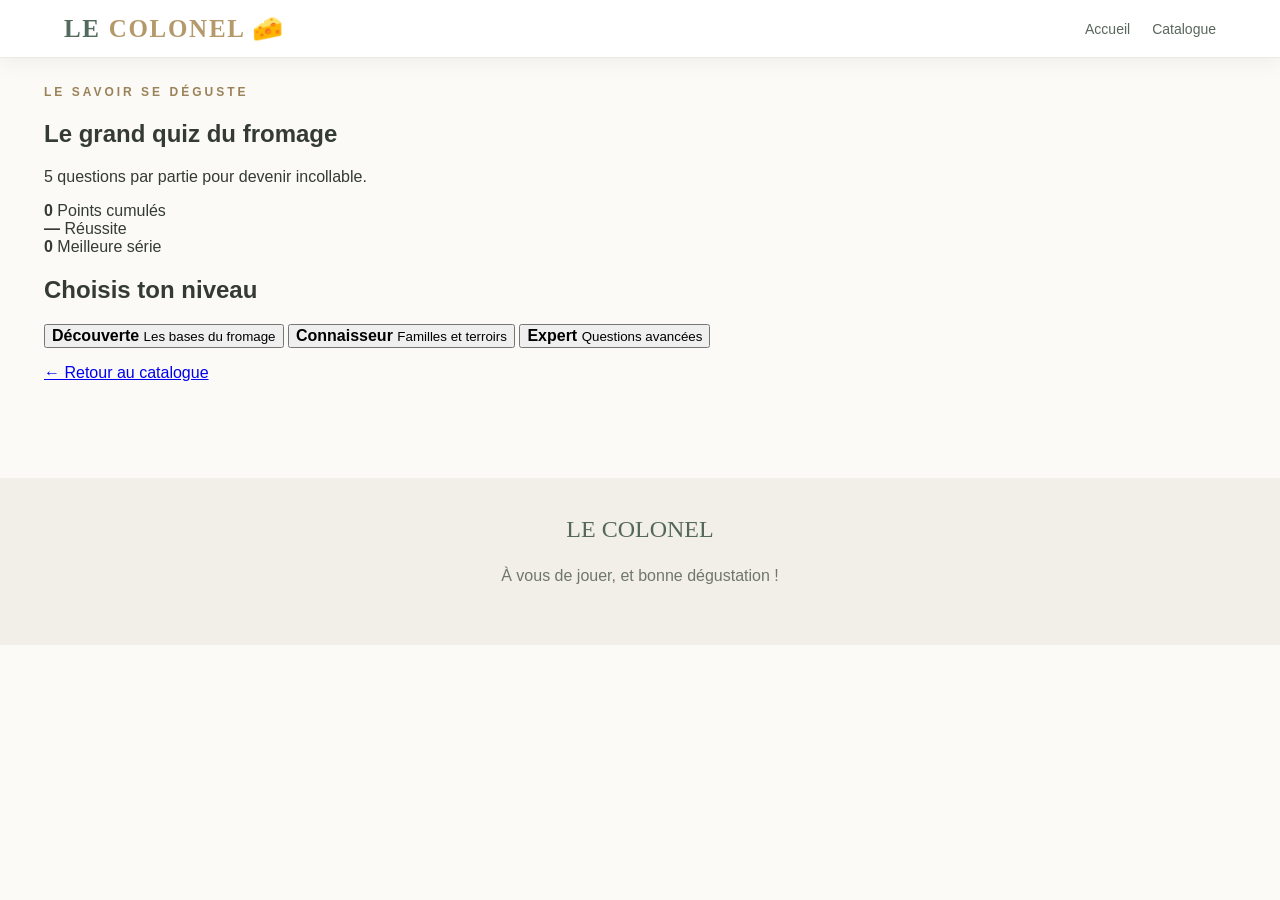
<file: quiz.html>
<!DOCTYPE html>
<html lang="fr">
<head>
<meta charset="UTF-8">
<meta name="viewport" content="width=device-width, initial-scale=1.0">
<title>Quiz fromager — Le Colonel</title>
<link rel="stylesheet" href="styles.css">
</head>
<body>

<header>
<a class="logo" href="index.html">LE <span>COLONEL</span> 🧀</a>
<nav>
<a href="index.html">Accueil</a>
<a href="index.html#catalogue">Catalogue</a>
</nav>
</header>

<main>

<section class="quiz-hero">
<span class="kicker">Le savoir se déguste</span>
<h1>Le grand quiz du fromage</h1>
<p>5 questions par partie pour devenir incollable.</p>
</section>

<section class="quiz-panel">

<div class="stats">
<div class="stat">
<strong id="points">0</strong>
<span>Points cumulés</span>
</div>
<div class="stat">
<strong id="success">—</strong>
<span>Réussite</span>
</div>
<div class="stat">
<strong id="best">0</strong>
<span>Meilleure série</span>
</div>
</div>

<div id="levels">
<h2>Choisis ton niveau</h2>

<div class="levels">
<button class="level" onclick="start('facile')">
<strong>Découverte</strong>
<small>Les bases du fromage</small>
</button>

<button class="level" onclick="start('intermediaire')">
<strong>Connaisseur</strong>
<small>Familles et terroirs</small>
</button>

<button class="level" onclick="start('expert')">
<strong>Expert</strong>
<small>Questions avancées</small>
</button>
</div>
</div>

<div id="questionArea" class="hidden"></div>

<p><a href="index.html">← Retour au catalogue</a></p>

</section>
</main>

<footer>
<strong>LE COLONEL</strong>
<p>À vous de jouer, et bonne dégustation !</p>
</footer>

<script src="quiz.js"></script>
</body>
</html>
</file>
<file: styles.css>
:root {
--forest:#526b5d;
--forest2:#f7f5ef;
--cream:#fbfaf6;
--paper:#ffffff;
--ink:#343a34;
--muted:#85877f;
--gold:#b99b68;
--wine:#8b6d58;
--line:#ece9e1;
--shadow:0 12px 32px rgba(60,65,55,.07);
}

* {box-sizing:border-box}
html {scroll-behavior:smooth}

body {
margin:0;
background:var(--cream);
color:var(--ink);
font-family:Arial,sans-serif;
}

button,input,select {font:inherit}
button,a {-webkit-tap-highlight-color:transparent}

header {
position:sticky;
top:0;
z-index:20;
background:rgba(255,255,255,.94);
color:var(--ink);
display:flex;
align-items:center;
justify-content:space-between;
padding:14px 5%;
box-shadow:0 4px 18px rgba(45,55,45,.06);
}

.logo {
font:700 25px Georgia,serif;
letter-spacing:2px;
color:var(--forest);
text-decoration:none;
}

.logo span {color:var(--gold)}

nav {display:flex;gap:22px}
nav a {color:#59665c;text-decoration:none;font-size:14px}
nav a:hover {color:var(--gold)}

.menu-btn {
display:none;
border:1px solid #dcded5;
border-radius:50%;
background:transparent;
color:var(--forest);
width:42px;
height:42px;
font-size:20px;
}

.hero {
min-height:420px;
padding:76px 7%;
display:flex;
flex-direction:column;
justify-content:center;
color:var(--ink);
background:linear-gradient(115deg,#f4f0e6,#eee9dc 55%,#e8e5d9);
}

.kicker {
text-transform:uppercase;
letter-spacing:3px;
color:#9b8052;
font-size:12px;
font-weight:bold;
}

.hero h1 {
font:normal clamp(40px,6vw,68px)/1.04 Georgia,serif;
max-width:720px;
margin:18px 0;
}

.hero p {
max-width:590px;
line-height:1.8;
color:#686e65;
font-size:17px;
}

.btn {
display:inline-flex;
justify-content:center;
align-items:center;
border:0;
border-radius:999px;
padding:14px 23px;
background:#d9c6a1;
color:#39443b;
font-weight:bold;
text-decoration:none;
cursor:pointer;
}

.intro {
text-align:center;
padding:58px 20px 26px;
}

.intro h2,.section-title {
font:normal clamp(28px,4vw,40px) Georgia,serif;
color:var(--forest);
}

.intro p {
max-width:720px;
margin:auto;
color:var(--muted);
line-height:1.7;
}

main {
max-width:1240px;
margin:auto;
padding:24px 24px 80px;
}

.catalogue-heading {
display:flex;
align-items:end;
justify-content:space-between;
gap:16px;
margin:20px 0;
}

.catalogue-heading h2 {
font:normal 32px Georgia,serif;
color:var(--forest);
}

.filter-box {
display:block;
background:var(--paper);
border:1px solid var(--line);
border-radius:22px;
padding:20px;
margin:24px 0;
box-shadow:var(--shadow);
}

.filter-title {
display:flex;
justify-content:space-between;
align-items:center;
margin-bottom:15px;
}

.filter-toggle {width:auto;margin:0;padding:10px 16px}
.filter-title h3 {
font:normal 22px Georgia,serif;
color:var(--forest);
}

.filter-actions {display:flex;gap:9px;align-items:center}
.filter-box .controls {display:none !important}
.filter-box.open .controls {display:grid !important}
.controls {
display:grid;
grid-template-columns:2fr repeat(4,minmax(130px,1fr));
gap:10px;
}

.controls input,.controls select {
width:100%;
min-width:0;
padding:13px 14px;
border:1px solid #dcd7cb;
border-radius:12px;
background:white;
}

.meta-row {
display:flex;
justify-content:space-between;
color:var(--muted);
font-size:13px;
margin:18px 2px;
}

.cheese-grid {
display:grid;
grid-template-columns:repeat(3,minmax(0,1fr));
gap:22px;
}

.cheese-card {
background:var(--paper);
border:1px solid #e9e1d4;
border-radius:22px;
overflow:hidden;
box-shadow:0 5px 20px #25291f0a;
transition:.2s;
}

.cheese-card:hover {
transform:translateY(-5px);
box-shadow:var(--shadow);
}

.cheese-visual {
height:210px;
position:relative;
overflow:hidden;
background:linear-gradient(135deg,#eee4d0,#c7b28d);
}

.cheese-visual img {
display:block;
width:100%;
height:100%;
object-fit:cover;
transition:transform .45s ease;
}

.cheese-card:hover .cheese-visual img {transform:scale(1.045)}

.image-fallback {
display:none;
position:absolute;
inset:0;
align-items:center;
justify-content:center;
padding:20px;
font:italic 22px Georgia,serif;
color:#573e24;
text-align:center;
background:radial-gradient(circle at 50% 45%,#fff9e7,#d9c49a 60%,#b49a70);
}

.cheese-visual.image-loading .image-fallback {display:flex}
.cheese-visual.image-loading .image-fallback {font-size:15px;color:#6e634e}
.cheese-visual.image-failed .image-fallback,
.modal-photo.image-loading .image-fallback {display:flex}
.modal-photo.image-failed .image-fallback {display:flex}

.cheese-visual.image-failed img,
.modal-photo.image-failed img {display:none}

.image-credit {
position:absolute;
right:9px;
bottom:9px;
padding:5px 8px;
border-radius:20px;
background:#172a23c9;
color:#fff;
font-size:10px;
text-decoration:none;
}

.image-credit:hover {background:#172a23}

.modal-photo {
height:260px;
margin:18px 0 8px;
position:relative;
overflow:hidden;
border-radius:14px;
background:linear-gradient(135deg,#eee4d0,#c7b28d);
}

.modal-photo img {
width:100%;
height:100%;
display:block;
object-fit:cover;
}

.modal-photo .image-fallback {font-size:26px}

.photo-credit {
margin:0 0 16px;
font-size:11px;
color:var(--muted);
}

.photo-credit a {color:var(--forest)}

.card-content {padding:19px}

.card h3 {
font:normal 23px Georgia,serif;
color:var(--forest);
margin:0 0 7px;
}

.family {
font-size:12px;
color:var(--muted);
}

.label-list {
display:flex;
flex-wrap:wrap;
gap:6px;
margin:10px 0 14px;
}

.pill {
padding:5px 9px;
border-radius:999px;
background:#f0f2ed;
color:#596d5e;
font-size:11px;
font-weight:bold;
}

.pill.aop {
background:#f5f0e5;
color:#92794e;
}

.pill.igp {
background:#edf2ed;
color:#627a68;
}

.card-info {
display:flex;
justify-content:space-between;
gap:10px;
color:#66685f;
font-size:13px;
margin:10px 0;
}

.price {font-weight:bold;color:var(--wine)}

.details-btn {
width:100%;
border:1px solid #d8d0c1;
background:transparent;
border-radius:24px;
padding:11px;
color:var(--forest);
font-weight:bold;
cursor:pointer;
margin-top:7px;
}

.details-btn:hover {
background:#718777;
color:white;
}

.note {
padding:16px 18px;
border-left:3px solid var(--gold);
background:#f0eadc;
color:#68665d;
border-radius:8px;
font-size:12px;
line-height:1.7;
margin:24px 0;
}

.modal {
display:none;
position:fixed;
inset:0;
background:#111a17b8;
z-index:40;
padding:20px;
align-items:center;
justify-content:center;
}

.modal.open {display:flex}

.modal-card {
width:min(760px,100%);
max-height:90vh;
overflow:auto;
background:var(--paper);
border-radius:20px;
padding:28px;
}

.modal-head {
display:flex;
justify-content:space-between;
align-items:start;
}

.modal-head h2 {
font:normal 32px Georgia,serif;
color:var(--forest);
}

.close {
border:0;
background:#eee8dc;
border-radius:50%;
width:40px;
height:40px;
font-size:24px;
cursor:pointer;
}

.facts {
display:grid;
grid-template-columns:repeat(2,1fr);
gap:10px;
margin:22px 0;
}

.fact {
background:#f4f1e9;
padding:14px;
border-radius:12px;
}

.fact span {
display:block;
color:#888174;
font-size:10px;
text-transform:uppercase;
margin-bottom:6px;
}

.fact strong {font-size:14px;color:#30382f}

.modal-card p {line-height:1.75;color:#575950}

footer {
background:#f1efe8;
color:#626a60;
text-align:center;
padding:38px 20px;
line-height:1.8;
}

footer strong {
font:normal 24px Georgia,serif;
color:var(--forest);
}

@media(max-width:900px) {
.cheese-grid {grid-template-columns:repeat(3,minmax(0,1fr))}
.controls {grid-template-columns:repeat(2,minmax(0,1fr))}
.controls input {grid-column:1/-1}
}

@media(max-width:620px) {
.filter-actions {flex-direction:column;align-items:stretch}
.filter-actions .details-btn {width:100%}
header {padding:12px 5%}
.logo {font-size:20px}
.menu-btn {display:block}
nav {
display:none;
position:absolute;
top:68px;
left:0;
right:0;
padding:18px 6%;
background:#fff;
flex-direction:column;
}
nav.open {display:flex}
.hero {min-height:370px;padding:55px 7%}
main {padding:15px 16px 55px}
.controls {grid-template-columns:1fr}
.controls input {grid-column:auto}
.cheese-grid {grid-template-columns:repeat(3,minmax(0,1fr));gap:9px}
.cheese-visual {height:105px}
.card-content {padding:9px}
.card h3 {font-size:16px;line-height:1.15;overflow-wrap:anywhere}
.family {font-size:10px;line-height:1.25}
.label-list {gap:3px;margin:7px 0}
.pill {font-size:9px;padding:4px 6px}
.card-info {font-size:10px;gap:4px;flex-wrap:wrap;margin:7px 0}
.details-btn {font-size:10px;padding:8px 4px;margin-top:4px}
.image-credit {font-size:8px;padding:3px 5px;right:4px;bottom:4px}
.catalogue-heading {display:block}
.facts {grid-template-columns:1fr 1fr}
.modal {padding:10px}
.modal-card {padding:20px}
}


/* Accès quiz : lien discret et minimaliste */
.quiz-launch {
display:inline-flex;
align-items:center;
gap:8px;
padding:8px 2px 8px 12px;
border:0;
border-left:1px solid #e2e3dc;
border-radius:0;
background:transparent;
color:#53675a;
font:600 13px/1 Arial,sans-serif;
letter-spacing:.35px;
text-decoration:none;
white-space:nowrap;
transition:color .2s ease, opacity .2s ease;
}
.quiz-launch:hover {color:#7b8e7f;opacity:.9}
.quiz-icon {font-size:14px;color:var(--gold);line-height:1}
@media(max-width:620px) {
  .quiz-launch {
    width:auto;
    height:auto;
    min-height:0;
    padding:8px 0 8px 10px;
    border-left:1px solid #e2e3dc;
    border-radius:0;
    background:transparent;
    gap:6px;
  }
  .quiz-label {display:inline;font-size:12px}
  .quiz-icon {font-size:13px}
}


/* Petit bouton + pour déplier les filtres */
.filter-title {margin-bottom:0}
.filter-box.open .filter-title {margin-bottom:15px}
.filter-toggle {
width:34px;
height:34px;
min-width:34px;
padding:0;
margin:0;
display:inline-flex;
align-items:center;
justify-content:center;
border:1px solid #d8d0c1;
border-radius:50%;
background:#fffdf8;
color:var(--forest);
font-family:Arial,sans-serif;
font-size:23px;
font-weight:400;
line-height:1;
cursor:pointer;
transition:background .2s ease,color .2s ease,border-color .2s ease,transform .2s ease;
}
.filter-toggle:hover {
background:var(--forest);
border-color:var(--forest);
color:#fff;
}
.filter-toggle:focus-visible {
outline:2px solid var(--gold);
outline-offset:3px;
}
.filter-box .controls {display:none !important}
.filter-box.open .controls {display:grid !important}
.filter-actions {display:flex;align-items:center;gap:10px}
.reset-filter {display:none;width:auto;margin:0;padding:7px 12px;font-size:12px}
.filter-box.open .reset-filter {display:inline-flex}
@media(max-width:620px) {
  .filter-actions {flex-direction:row;align-items:center}
}


/* Direction artistique claire et raffinée */
body {background:#fbfaf7;color:#343a34}
header {backdrop-filter:blur(12px); border-bottom:1px solid #eceae3}
.logo {letter-spacing:1.7px}
.logo span {color:#b49a6b}
nav a {transition:color .2s ease}
nav a:hover {color:#a58b5d}
.hero {
 background:linear-gradient(115deg,rgba(250,248,241,.98),rgba(239,237,226,.94));
 color:#3f4a40;
}
.hero h1 {color:#46594b}
.hero p {color:#70766d}
.kicker {color:#9b8258}
.btn,.details-btn,.filter-toggle,.menu-btn,.close {
 border-radius:999px;
}
.btn {background:#d9c9a9;color:#3d493f;box-shadow:0 4px 12px rgba(90,80,55,.08)}
.btn:hover {background:#cdb991}
.filter-box,.cheese-card,.modal-card {
 border:1px solid #eeece5;
 box-shadow:0 7px 24px rgba(56,64,54,.045);
}
.cheese-card {border-radius:20px}
.cheese-card:hover {box-shadow:0 13px 28px rgba(56,64,54,.09)}
.controls input,.controls select {
 border-radius:999px;
 border-color:#e8e7df;
 background:#fff;
}
.details-btn {
 border-color:#e4e5dc;
 background:#f8f8f4;
 color:#5b705f;
}
.details-btn:hover {background:#718777;color:white;border-color:#718777}
.filter-toggle {background:#f7f7f2;border-color:#e4e5dc;color:#5b705f}
.filter-toggle:hover {background:#718777;border-color:#718777;color:white}
.pill {border-radius:999px}
.image-credit {border-radius:999px}
.note {background:#f5f2e9;border-left-color:#c6ad7d}
footer {background:#f1efe8;color:#70766d}
footer strong {color:#53675a}
@media(max-width:620px) {
 nav.open {background:#fff;border-bottom:1px solid #eeece5}
 .menu-btn {background:#fff}
}


/* Recherche rapide du catalogue */
.catalogue-heading {align-items:center}
.quick-search {
  display:flex;
  align-items:center;
  gap:10px;
  width:min(340px, 42%);
  min-width:220px;
  padding:0 16px;
  border:1px solid #e7e3d9;
  border-radius:999px;
  background:#fff;
  box-shadow:0 5px 18px rgba(60,65,55,.045);
}
.quick-search .search-icon {
  color:#8a987f;
  font-size:25px;
  line-height:1;
  transform:rotate(-20deg);
}
.quick-search input {
  width:100%;
  min-width:0;
  padding:13px 0;
  border:0;
  outline:0;
  background:transparent;
  color:#343a34;
  font:14px Arial,sans-serif;
}
.quick-search input:focus-visible {outline:0}
.quick-search:focus-within {
  border-color:#a9b5a4;
  box-shadow:0 0 0 3px rgba(130,151,126,.12);
}
@media(max-width:620px) {
  .catalogue-heading {display:flex;flex-direction:column;align-items:stretch;gap:14px}
  .quick-search {width:100%;min-width:0;box-sizing:border-box}
}


/* Page de couverture photographique et composition centree */
.hero {
  position:relative;
  isolation:isolate;
  min-height:560px;
  padding:90px 7%;
  align-items:center;
  justify-content:center;
  text-align:center;
  color:#fff;
  background:
    linear-gradient(110deg,rgba(18,25,21,.68),rgba(18,25,21,.48)),
    url("https://images.pexels.com/photos/14056241/pexels-photo-14056241.jpeg?cs=srgb&dl=pexels-reneterp-14056241.jpg&fm=jpg")
    center 52% / cover no-repeat;
}
.hero .kicker {
  color:#e5d3ad;
  text-align:center;
  letter-spacing:3.5px;
}
.hero h1 {
  max-width:850px;
  margin:22px auto;
  color:#fff;
  text-align:center;
  text-shadow:0 2px 18px rgba(0,0,0,.22);
}
.hero p {
  max-width:680px;
  margin:0 auto 28px;
  color:rgba(255,255,255,.9);
  text-align:center;
  font-size:17px;
  line-height:1.85;
}
.hero .btn {
  align-self:center;
  margin:0 auto;
  background:#e2d1ae;
  color:#344237;
  box-shadow:0 8px 24px rgba(0,0,0,.18);
}
.hero .btn:hover {background:#f0e2c5;transform:translateY(-1px)}
@media(max-width:620px) {
  .hero {
    min-height:520px;
    padding:72px 8%;
    background-position:56% center;
  }
  .hero h1 {font-size:clamp(36px,10vw,48px);line-height:1.08}
  .hero p {font-size:15px;line-height:1.75}
  .hero .kicker {font-size:10px;letter-spacing:2.5px}
}


/* Lien discret vers MycoNature */
.universe-link {
display:inline-flex;
align-items:center;
gap:7px;
padding:8px 12px;
border:1px solid #e6e3da;
border-radius:999px;
background:#fbfaf6;
color:#596d5e;
font:600 13px/1 Arial,sans-serif;
text-decoration:none;
white-space:nowrap;
transition:background .2s ease,border-color .2s ease,color .2s ease;
}
.universe-link:hover {
background:#f0f2ed;
border-color:#c9d2c8;
color:#405846;
}
@media(max-width:620px) {
.universe-link {padding:8px 9px;font-size:12px;gap:5px}
}
</file>
